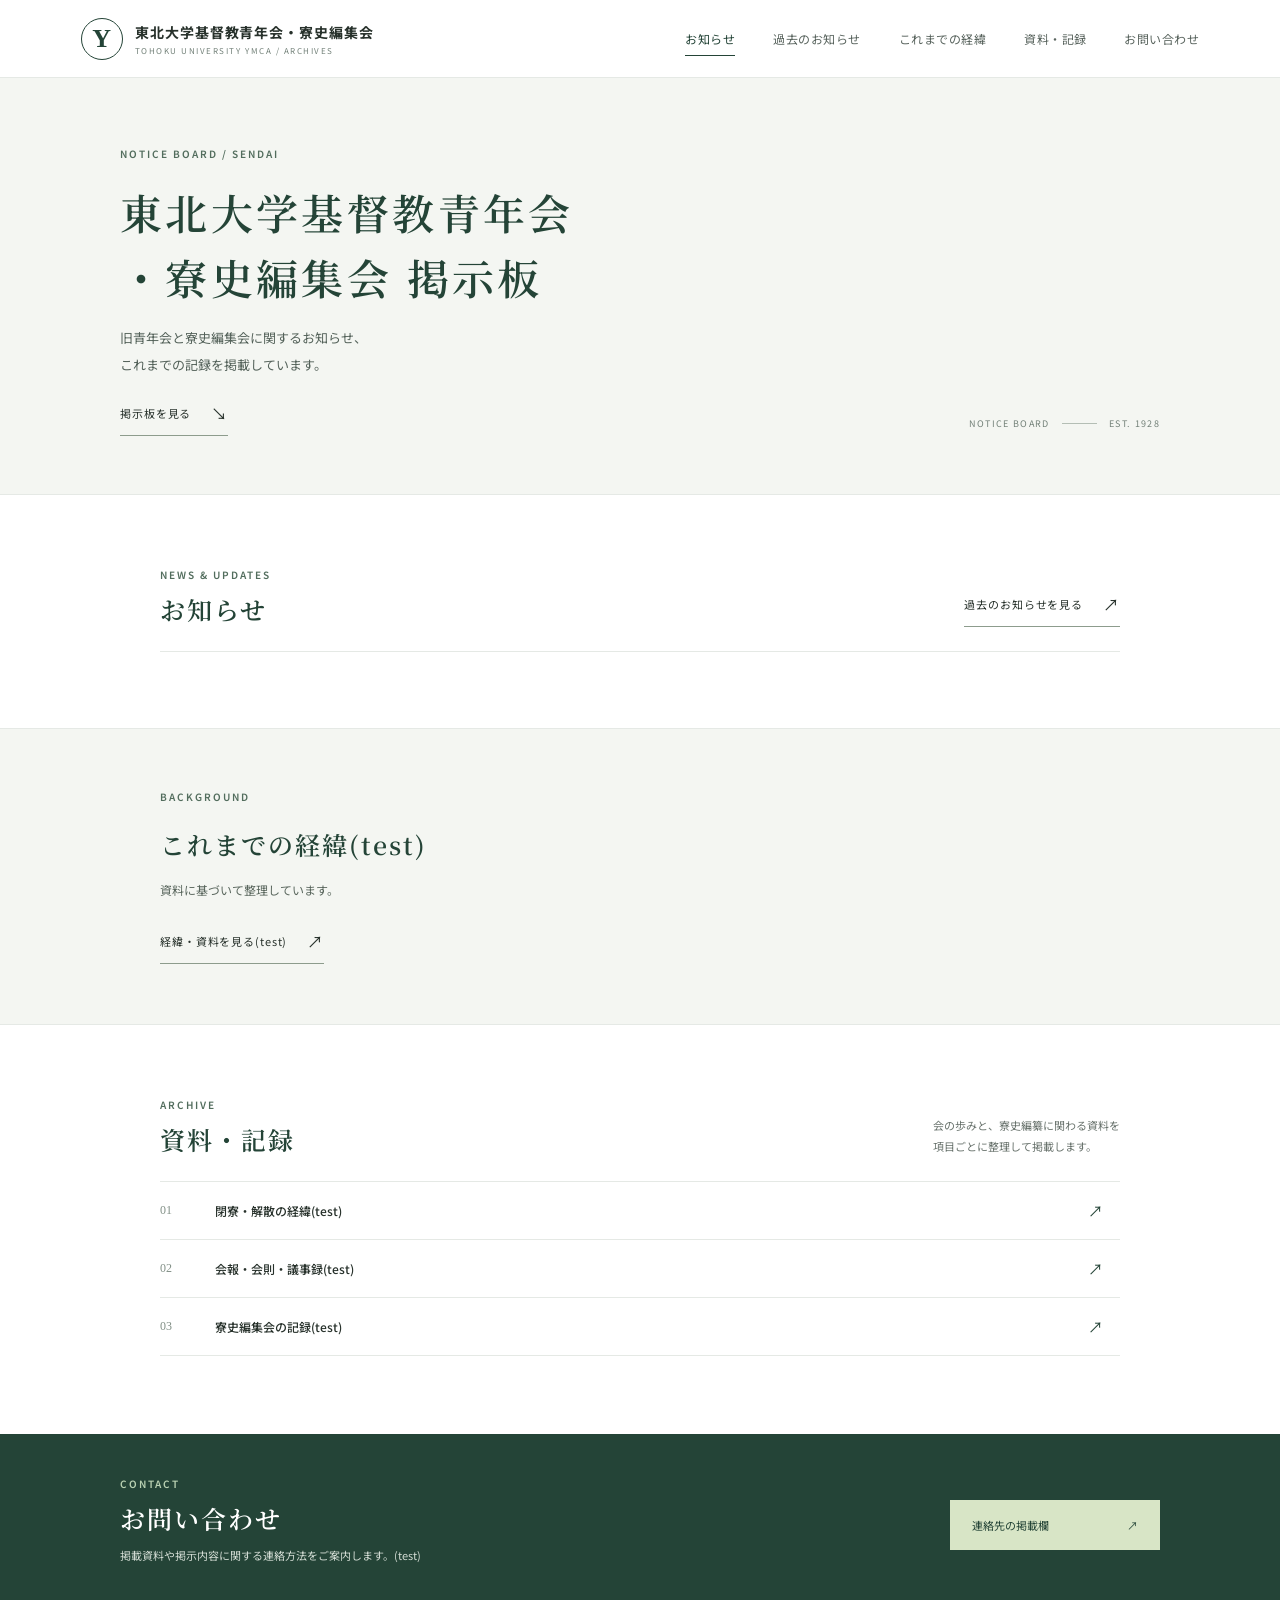
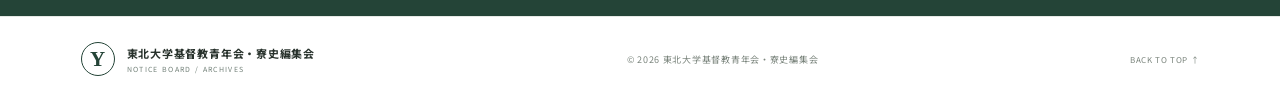
<file: index.html>
<!doctype html>
<html lang="ja">
<head>
  <meta charset="utf-8">
  <meta name="viewport" content="width=device-width, initial-scale=1">
  <meta name="theme-color" content="#173e35">
  <meta name="description" content="東北大学基督教青年会・寮史編集会からのお知らせと記録を掲載します。">
  <title>東北大学基督教青年会・寮史編集会｜掲示板</title>
  <link rel="preconnect" href="https://fonts.googleapis.com">
  <link rel="preconnect" href="https://fonts.googleapis.com">
  <link rel="preconnect" href="https://fonts.gstatic.com" crossorigin>
  <link href="https://fonts.googleapis.com/css2?family=Noto+Sans+JP:wght@400;500;600;700&family=Noto+Serif+JP:wght@500;600;700&display=swap" rel="stylesheet">
  <link rel="stylesheet" href="styles.css">
</head>
<body>
  <header class="site-header">
    <a class="brand" href="#top" aria-label="掲示板トップ">
      <span class="brand-mark" aria-hidden="true">Y</span>
      <span class="brand-name"><strong>東北大学基督教青年会・寮史編集会</strong><small>TOHOKU UNIVERSITY YMCA / ARCHIVES</small></span>
    </a>
    <button class="menu-toggle" aria-label="メニューを開く" aria-expanded="false"><span></span><span></span></button>
    <nav class="main-nav" aria-label="メインナビゲーション">
      <a class="active" href="#news">お知らせ</a>
      <a href="archive.html">過去のお知らせ</a>
      <a href="#history">これまでの経緯</a>
      <a href="#archive">資料・記録</a>
      <a href="#contact">お問い合わせ</a>
    </nav>
  </header>

  <main id="top">
    <section class="hero">
      <div class="hero-copy">
        <p class="eyebrow">NOTICE BOARD / SENDAI</p>
        <h1>東北大学基督教青年会<br>・寮史編集会 掲示板</h1>
        <p class="hero-lead">旧青年会と寮史編集会に関するお知らせ、<br class="desktop-only">これまでの記録を掲載しています。</p>
        <a class="text-link hero-link" href="#news">掲示板を見る <span>↘</span></a>
      </div>
      <div class="hero-note"><span>NOTICE BOARD</span><i></i><span>EST. 1928</span></div>
    </section>

    <section class="news-section section-wrap" id="news">
      <div class="section-heading">
        <div><p class="eyebrow">NEWS &amp; UPDATES</p><h2>お知らせ</h2></div>
        <a class="text-link" href="archive.html">過去のお知らせを見る <span>↗</span></a>
      </div>
      <div class="notice-list" id="news-list">
        <!-- notices:start -->
        <!-- notices:end -->
      </div>
    </section>

    <section class="about-section" id="history">
      <div class="about-copy"><p class="eyebrow">BACKGROUND</p><h2>これまでの経緯(test)</h2><p>資料に基づいて整理しています。</p><a class="text-link" href="#archive">経緯・資料を見る(test) <span>↗</span></a></div>
    </section>

    <section class="activities-section section-wrap" id="archive">
      <div class="section-heading"><div><p class="eyebrow">ARCHIVE</p><h2>資料・記録</h2></div><p class="section-intro">会の歩みと、寮史編纂に関わる資料を<br>項目ごとに整理して掲載します。</p></div>
      <div class="archive-list">
        <a href="#history"><span>01</span><strong>閉寮・解散の経緯(test)</strong><i>↗</i></a>
        <a href="#archive"><span>02</span><strong>会報・会則・議事録(test)</strong><i>↗</i></a>
        <a href="#archive"><span>03</span><strong>寮史編集会の記録(test)</strong><i>↗</i></a>
      </div>
    </section>

    <section class="contact-band" id="contact"><div><p class="eyebrow">CONTACT</p><h2>お問い合わせ</h2><p>掲載資料や掲示内容に関する連絡方法をご案内します。(test)</p></div><a href="#contact" class="contact-button">連絡先の掲載欄 <span>↗</span></a></section>
  </main>

  <footer class="site-footer"><a class="brand footer-brand" href="#top"><span class="brand-mark">Y</span><span class="brand-name"><strong>東北大学基督教青年会・寮史編集会</strong><small>NOTICE BOARD / ARCHIVES</small></span></a><p>© 2026 東北大学基督教青年会・寮史編集会</p><a class="back-top" href="#top">BACK TO TOP ↑</a></footer>
  <script src="script.js"></script>
</body>
</html>
</file>
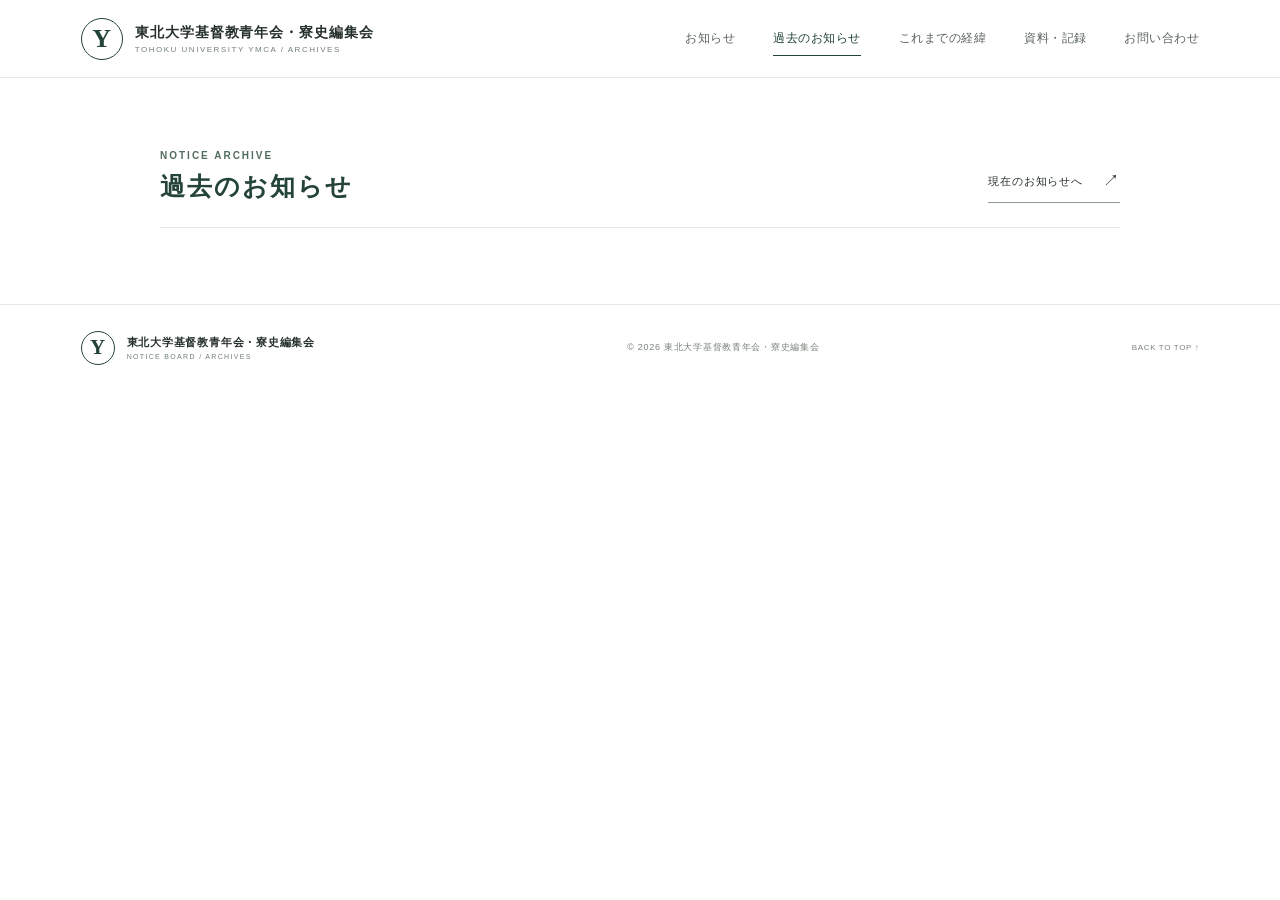
<file: archive.html>
<!doctype html>
<html lang="ja">
<head>
  <meta charset="utf-8">
  <meta name="viewport" content="width=device-width, initial-scale=1">
  <meta name="theme-color" content="#173e35">
  <meta name="description" content="東北大学基督教青年会・寮史編集会の過去のお知らせを掲載しています。">
  <title>過去のお知らせ｜東北大学基督教青年会・寮史編集会</title>
  <link rel="stylesheet" href="styles.css">
</head>
<body>
  <header class="site-header">
    <a class="brand" href="index.html#top" aria-label="掲示板トップ">
      <span class="brand-mark" aria-hidden="true">Y</span>
      <span class="brand-name"><strong>東北大学基督教青年会・寮史編集会</strong><small>TOHOKU UNIVERSITY YMCA / ARCHIVES</small></span>
    </a>
    <button class="menu-toggle" aria-label="メニューを開く" aria-expanded="false"><span></span><span></span></button>
    <nav class="main-nav" aria-label="メインナビゲーション">
      <a href="index.html#news">お知らせ</a>
      <a class="active" href="archive.html" aria-current="page">過去のお知らせ</a>
      <a href="index.html#history">これまでの経緯</a>
      <a href="index.html#archive">資料・記録</a>
      <a href="index.html#contact">お問い合わせ</a>
    </nav>
  </header>

  <main id="top">
    <section class="news-section section-wrap" id="archive-notices">
      <div class="section-heading">
        <div><p class="eyebrow">NOTICE ARCHIVE</p><h2>過去のお知らせ</h2></div>
        <a class="text-link" href="index.html#news">現在のお知らせへ <span>↗</span></a>
      </div>
      <div class="notice-list">
        <!-- archived-notices:start -->
        <!-- archived-notices:end -->
      </div>
    </section>
  </main>

  <footer class="site-footer">
    <a class="brand footer-brand" href="index.html#top"><span class="brand-mark">Y</span><span class="brand-name"><strong>東北大学基督教青年会・寮史編集会</strong><small>NOTICE BOARD / ARCHIVES</small></span></a>
    <p>© 2026 東北大学基督教青年会・寮史編集会</p>
    <a class="back-top" href="#top">BACK TO TOP ↑</a>
  </footer>
  <script src="script.js"></script>
</body>
</html>
</file>
<file: styles.css>
:root{--green:#173e35;--green2:#285b4b;--ink:#202a26;--muted:#68726c;--paper:#f8f7f2;--line:#dce1d9;--lime:#d8e5c6}*{box-sizing:border-box}html{scroll-behavior:smooth}body{margin:0;color:var(--ink);background:var(--paper);font-family:'Noto Sans JP',sans-serif;-webkit-font-smoothing:antialiased}a{color:inherit;text-decoration:none}.site-header{height:94px;padding:0 6.3%;display:flex;align-items:center;justify-content:space-between;background:var(--paper);position:relative;z-index:5}.brand{display:flex;align-items:center;gap:12px}.brand-mark{height:42px;width:42px;border:1px solid var(--green);border-radius:50%;display:grid;place-items:center;color:var(--green);font-family:Georgia,serif;font-size:26px;font-weight:bold}.brand-name{display:flex;flex-direction:column;gap:3px}.brand-name strong{font-size:14px;letter-spacing:.07em}.brand-name small{font-size:8px;letter-spacing:.19em;color:#728078}.main-nav{display:flex;gap:38px;align-items:center}.main-nav a{font-size:12px;color:#59645e;letter-spacing:.04em;padding:8px 0}.main-nav a.active{color:var(--green);border-bottom:1px solid var(--green)}.menu-toggle{display:none}.hero{min-height:560px;background:#e8ece3;position:relative;display:grid;grid-template-columns:48% 52%;overflow:hidden}.hero-copy{padding:110px 0 85px 13%;position:relative;z-index:1}.eyebrow{font-size:10px;letter-spacing:.2em;color:var(--green2);margin:0 0 19px;font-weight:600}.hero h1,.about-copy h2,.section-heading h2,.contact-band h2{font-family:'Noto Serif JP',serif;font-weight:600;letter-spacing:.08em}.hero h1{font-size:clamp(34px,4.2vw,54px);line-height:1.65;color:var(--green);margin:0}.hero-lead{font-size:14px;line-height:2.1;color:#54625a;margin:21px 0 30px}.text-link{font-size:11px;letter-spacing:.08em;border-bottom:1px solid #8d9c8d;padding-bottom:10px;display:inline-flex;gap:20px;align-items:center}.text-link span{font-size:16px}.hero-image{margin:38px 7% 38px 0;background:linear-gradient(180deg,rgba(26,52,37,.02),rgba(26,52,37,.25)),url('https://images.unsplash.com/photo-1449158743715-0a90ebb6d2d8?auto=format&fit=crop&w=1400&q=85') center/cover;position:relative;min-height:475px}.image-caption{position:absolute;bottom:19px;left:22px;color:white;font-size:9px;letter-spacing:.16em}.image-caption span{font-size:21px;margin-right:14px;font-family:Georgia,serif}.hero-side-note{position:absolute;right:2%;top:45%;writing-mode:vertical-rl;font-size:8px;letter-spacing:.22em;color:#728078}.section-wrap{max-width:1120px;margin:auto;padding:110px 40px}.section-heading{display:flex;align-items:end;justify-content:space-between;margin-bottom:36px}.section-heading .eyebrow{margin-bottom:9px}.section-heading h2,.about-copy h2,.contact-band h2{font-size:30px;margin:0;color:var(--green)}.featured-news{display:grid;grid-template-columns:145px 1fr 48px;gap:32px;align-items:center;border-top:1px solid var(--line);border-bottom:1px solid var(--line);padding:28px 8px}.featured-date{display:flex;align-items:baseline;gap:9px;color:var(--green)}.featured-date span{font-size:10px;letter-spacing:.08em}.featured-date strong{font:26px Georgia,serif}.featured-date i{font-style:normal;font-size:9px;border:1px solid #b8c6b5;padding:5px 8px;margin-left:3px}.tag{color:#668164;font-size:9px;letter-spacing:.1em;margin:0 0 9px}.featured-body h3{font-size:16px;font-weight:600;margin:0 0 9px;letter-spacing:.02em}.featured-body>p:last-child{font-size:11px;color:var(--muted);margin:0}.circle-arrow{height:39px;width:39px;border:1px solid #b7c4b4;border-radius:50%;display:grid;place-items:center;color:var(--green)}.news-grid{display:grid;grid-template-columns:repeat(3,1fr);margin-top:18px}.news-card{min-height:136px;padding:19px 22px 15px 8px;border-right:1px solid var(--line);position:relative}.news-card+ .news-card{padding-left:22px}.news-card:last-child{border:0}.news-card-top{display:flex;gap:12px;align-items:center;color:#718070;font-size:9px}.news-card-top span{border:1px solid #c7d0c2;padding:4px 7px}.news-card h3{font-size:12px;line-height:1.8;font-weight:500;padding-right:18px}.news-card>a{position:absolute;right:18px;bottom:17px;color:var(--green)}.prototype-note{font-size:9px;color:#879087;margin-top:13px}.about-section{background:#e9ede5;display:grid;grid-template-columns:1.08fr .92fr;min-height:440px}.about-photo{background:linear-gradient(0deg,rgba(21,48,40,.18),transparent),url('https://images.unsplash.com/photo-1511632765486-a01980e01a18?auto=format&fit=crop&w=1200&q=85') center/cover;min-height:440px;position:relative}.about-photo span{position:absolute;left:7%;bottom:24px;color:white;font-size:9px;letter-spacing:.18em}.about-copy{align-self:center;padding:55px 12%}.about-copy h2{line-height:1.7;margin-bottom:19px}.about-copy>p:not(.eyebrow){font-size:12px;line-height:2.2;color:#59665d}.about-copy .text-link{margin-top:13px}.activities-section{padding-top:100px;padding-bottom:108px}.section-intro{font-size:11px;line-height:1.9;color:var(--muted);margin:0}.activity-grid{display:grid;grid-template-columns:repeat(3,1fr);gap:14px}.activity-card{height:205px;padding:20px 22px;display:flex;flex-direction:column;justify-content:space-between;color:white;position:relative;background-size:cover;background-position:center}.activity-one{background-image:linear-gradient(0deg,rgba(19,52,41,.75),rgba(19,52,41,.08)),url('https://images.unsplash.com/photo-1529156069898-49953e39b3ac?auto=format&fit=crop&w=700&q=80')}.activity-two{background-image:linear-gradient(0deg,rgba(19,52,41,.75),rgba(19,52,41,.08)),url('https://images.unsplash.com/photo-1511632765486-a01980e01a18?auto=format&fit=crop&w=700&q=80')}.activity-three{background-image:linear-gradient(0deg,rgba(19,52,41,.78),rgba(19,52,41,.1)),url('https://images.unsplash.com/photo-1470770841072-f978cf4d019e?auto=format&fit=crop&w=700&q=80')}.activity-number{font:22px Georgia,serif}.activity-card p{font-size:8px;letter-spacing:.2em;margin:0 0 5px;opacity:.85}.activity-card h3{font-family:'Noto Serif JP',serif;font-size:17px;letter-spacing:.07em;margin:0}.activity-card>span{position:absolute;right:20px;bottom:20px}.contact-band{background:var(--green);color:#f6f5ef;padding:58px max(calc((100vw - 1040px)/2),7%);display:grid;grid-template-columns:1fr auto;align-items:center;position:relative}.contact-band .eyebrow{color:#b9d1b2;margin-bottom:9px}.contact-band h2{color:#fff;font-size:27px}.contact-band>div>p:last-child{color:#d4ddd5;font-size:11px}.contact-button{background:var(--lime);color:var(--green);padding:17px 22px;min-width:210px;display:flex;justify-content:space-between;font-size:11px}.contact-band small{position:absolute;right:7%;bottom:13px;color:#aebfb3;font-size:8px}.site-footer{min-height:104px;padding:25px 6.3%;display:flex;align-items:center;justify-content:space-between}.footer-brand .brand-mark{height:34px;width:34px;font-size:21px}.footer-brand .brand-name strong{font-size:11px}.footer-brand .brand-name small{font-size:7px}.site-footer>p,.back-top{font-size:9px;color:#7a847c;letter-spacing:.08em}.back-top{font-size:8px}
@media(max-width:760px){.site-header{height:74px;padding:0 6%}.brand-mark{height:36px;width:36px;font-size:22px}.brand-name strong{font-size:12px}.main-nav{display:none;position:absolute;top:74px;left:0;right:0;background:var(--paper);padding:20px 7% 25px;flex-direction:column;align-items:flex-start;gap:15px;border-top:1px solid var(--line)}.main-nav.open{display:flex}.menu-toggle{border:0;background:none;display:flex;flex-direction:column;gap:6px;padding:10px}.menu-toggle span{width:23px;height:1px;background:var(--green)}.hero{display:flex;flex-direction:column;min-height:0}.hero-copy{padding:64px 8% 37px}.hero h1{font-size:34px}.hero-lead{font-size:12px}.hero-image{margin:0 6% 31px;height:270px;min-height:0}.hero-side-note{display:none}.section-wrap{padding:72px 7%}.section-heading{align-items:start;gap:18px}.section-heading h2,.about-copy h2{font-size:25px}.section-heading>.text-link{font-size:9px;gap:8px;margin-top:27px;white-space:nowrap}.featured-news{grid-template-columns:1fr 36px;gap:8px;padding:22px 3px}.featured-date{grid-column:1;grid-row:1}.featured-body{grid-column:1;grid-row:2}.circle-arrow{grid-column:2;grid-row:1/3}.featured-date strong{font-size:23px}.featured-body h3{font-size:13px;line-height:1.8}.featured-body>p:last-child{font-size:10px;line-height:1.8}.news-grid{grid-template-columns:1fr}.news-card,.news-card+.news-card{min-height:103px;border-right:0;border-bottom:1px solid var(--line);padding:16px 25px 11px 3px}.news-card:last-child{border-bottom:0}.news-card h3{margin:10px 0}.news-card>a{right:5px;bottom:18px}.about-section{grid-template-columns:1fr}.about-photo{min-height:270px}.about-copy{padding:45px 8% 55px}.about-copy>p:not(.eyebrow){font-size:11px}.activities-section{padding-top:72px;padding-bottom:75px}.section-intro{font-size:9px}.activity-grid{grid-template-columns:1fr;gap:10px}.activity-card{height:175px}.contact-band{padding:44px 7% 60px;grid-template-columns:1fr;gap:18px}.contact-band h2{font-size:24px}.contact-button{min-width:0;width:100%}.contact-band small{left:7%;right:auto}.site-footer{padding:22px 6%;gap:10px;flex-wrap:wrap}.site-footer>p{order:3;width:100%;margin:4px 0 0}.back-top{margin-left:auto}}

/* Simpler bulletin-board presentation */
:root{--paper:#fff;--green:#244437;--green2:#526d5d;--ink:#27312b;--line:#e5e9e5}
.site-header{height:78px;border-bottom:1px solid var(--line)}
.hero{min-height:330px;display:block;background:#f4f6f2;border-bottom:1px solid var(--line)}
.hero-copy{padding:68px max(calc((100vw - 1040px)/2),7%) 58px}
.hero h1{font-size:clamp(30px,3.3vw,42px);line-height:1.55}
.hero-lead{margin:14px 0 20px;font-size:13px}
.hero-image,.hero-side-note{display:none}
.hero-note{position:absolute;right:max(calc((100vw - 1040px)/2),7%);bottom:64px;display:flex;align-items:center;gap:12px;color:#728078;font-size:9px;letter-spacing:.15em}
.hero-note i{width:35px;height:1px;background:#b4beb5}
.section-wrap{max-width:1040px;padding-top:72px;padding-bottom:76px}
.section-heading{margin-bottom:24px}
.section-heading h2,.about-copy h2,.contact-band h2{font-size:25px}
.featured-news{grid-template-columns:125px 1fr 40px;gap:22px;padding:22px 5px}
.featured-date strong{font-size:21px}
.featured-body h3{font-size:14px}
.news-grid{margin-top:8px}
.news-card{min-height:112px;padding-top:15px}
.news-card h3{font-size:11px}
.about-section{display:block;min-height:0;background:#f4f6f2;border-top:1px solid var(--line);border-bottom:1px solid var(--line)}
.about-copy{max-width:1040px;margin:auto;padding:60px 40px}
.about-copy h2{margin-bottom:12px}
.about-copy>p:not(.eyebrow){max-width:680px}
.activities-section{padding-top:72px;padding-bottom:78px}
.archive-list{border-top:1px solid var(--line)}
.archive-list a{display:grid;grid-template-columns:55px 1fr 32px;align-items:center;min-height:58px;border-bottom:1px solid var(--line);font-size:12px}
.archive-list a span{color:#829087;font:12px Georgia,serif}
.archive-list a strong{font-weight:500}
.archive-list a i{font-style:normal;color:var(--green);font-size:15px}
.contact-band{padding-top:42px;padding-bottom:42px}
.site-footer{border-top:1px solid var(--line);min-height:86px}
@media(max-width:760px){
 .site-header{height:68px}
 .hero{min-height:0}
 .hero-copy{padding:52px 7% 39px}
 .hero h1{font-size:29px}
 .hero-lead{font-size:11px}
 .hero-note{position:static;padding:0 7% 28px;font-size:8px}
 .section-wrap{padding:58px 7%}
 .section-heading h2,.about-copy h2{font-size:23px}
 .featured-news{grid-template-columns:1fr 34px;gap:8px}
 .featured-date{grid-column:1;grid-row:1}
 .featured-body{grid-column:1;grid-row:2}
 .circle-arrow{grid-column:2;grid-row:1/3}
 .about-copy{padding:48px 7%}
 .activities-section{padding-top:58px;padding-bottom:60px}
 .archive-list a{min-height:54px}
 .contact-band{padding:38px 7% 54px}
}
.notice-list{border-top:1px solid var(--line)}
.notice-entry{padding:25px 8px 27px;border-bottom:1px solid var(--line)}
.notice-entry .tag{margin-bottom:8px}
.notice-entry h3{font-size:16px;font-weight:600;letter-spacing:.02em;margin:0 0 11px;color:var(--ink)}
.notice-entry>p:not(.tag){font-size:12px;line-height:2;color:var(--muted);max-width:800px;margin:0 0 14px}
.notice-entry .text-link{margin-top:2px}
.notice-entry a:not(.text-link){color:var(--green);text-decoration:underline;text-underline-offset:3px}
.event-details{margin:15px 0 12px;max-width:720px;font-size:12px}
.event-details div{display:grid;grid-template-columns:105px 1fr;padding:8px 0;border-bottom:1px solid #edf0ed}
.event-details div:first-child{border-top:1px solid #edf0ed}
.event-details dt{color:#738078}
.event-details dd{margin:0;line-height:1.8}
@media(max-width:760px){.notice-entry{padding:20px 3px 22px}.notice-entry h3{font-size:14px}.notice-entry>p:not(.tag){font-size:11px}.event-details{font-size:11px}.event-details div{grid-template-columns:82px 1fr}}
.notice-part{margin-top:22px;padding-top:18px;border-top:1px solid #edf0ed}
.notice-part h4{font-family:'Noto Sans JP',sans-serif;font-size:13px;font-weight:600;color:var(--green);margin:0 0 9px}
.notice-part>p{font-size:12px;line-height:2;color:var(--muted);max-width:820px;margin:0 0 10px}
.notice-part .notice-signature{text-align:right;color:#7b857e;font-size:11px}
.notice-part strong{color:var(--ink)}
@media(max-width:760px){.notice-part{margin-top:18px;padding-top:15px}.notice-part h4{font-size:12px}.notice-part>p{font-size:11px}}
.notice-published,.notice-date{display:flex;align-items:baseline;gap:12px;font-size:10px;line-height:1.8;color:#768279;margin:9px 0 0}
.notice-published span,.notice-date span{display:inline-block;min-width:54px;color:#78867b;letter-spacing:.08em}
.notice-date{margin:0 0 8px;color:var(--green2)}
@media(max-width:760px){.notice-published,.notice-date{font-size:10px;gap:8px}.notice-published span,.notice-date span{min-width:52px}}
</file>
